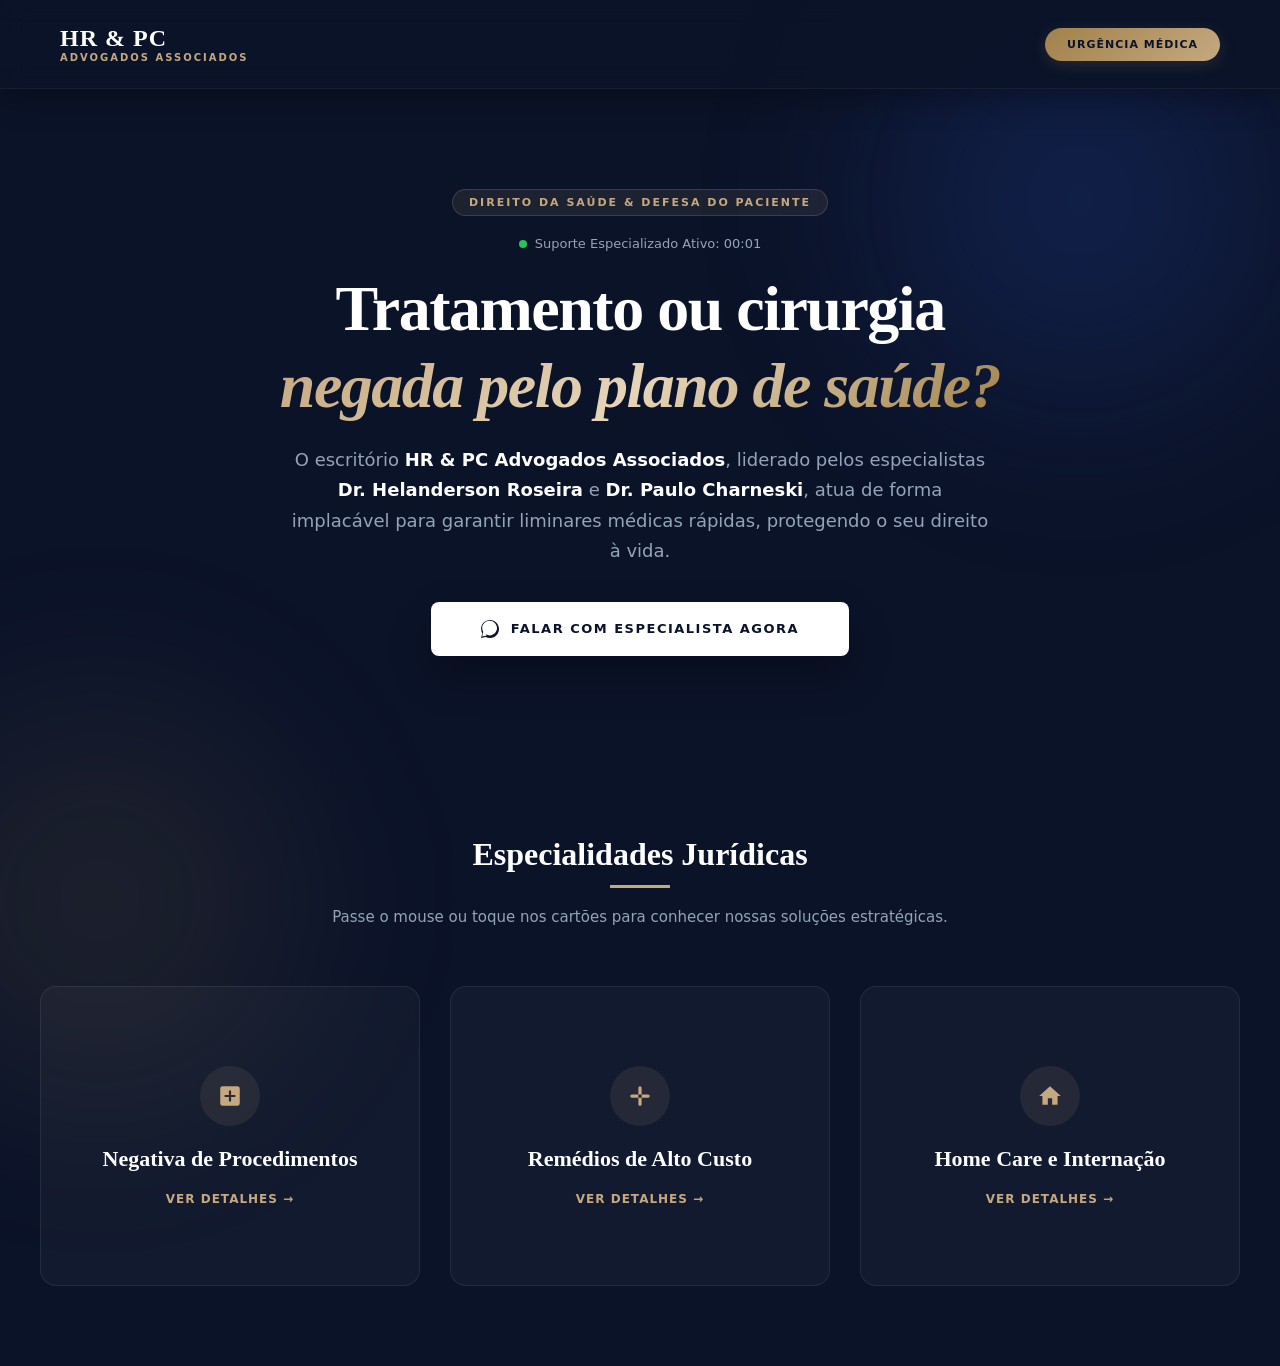
<file: index2.html>
<!doctype html>
<html lang="pt-BR">
  <head>
    <meta charset="UTF-8" />
    <meta name="viewport" content="width=device-width, initial-scale=1.0" />
    <title>HR & PC Advogados Associados | Direito da Saúde</title>

    <link rel="stylesheet" href="CSS/style2.css" />
    <script src="Javascript/script2.js"></script>
  </head>
  <body>
    <div class="aurora-bg">
      <div class="blob blob-1"></div>
      <div class="blob blob-2"></div>
    </div>

    <!-- 1. HEADER (Menu Inteligente) -->
    <header class="menu-topo" id="js-menu">
      <div class="menu-container">
        <div class="logotipo">
          <span class="marca-principal">HR & PC</span>
          <span class="marca-sub">Advogados Associados</span>
        </div>
        <a href="#contato" class="btn-emergencia">Urgência Médica</a>
      </div>
    </header>

    <!-- 2. SEÇÃO HERO -->
    <section class="secao-hero">
      <div class="hero-container">
        <span class="tag-especialidade"
          >Direito da Saúde & Defesa do Paciente</span
        >
        <div class="plantao-status">
          <span class="ponto-verde"></span>
          <p>
            Suporte Especializado Ativo:
            <span id="cronometro-plantao">00:00</span>
          </p>
        </div>

        <h1 class="titulo-principal">
          Tratamento ou cirurgia <br class="quebra-pc" />
          <span class="destaque-ouro">negada pelo plano de saúde?</span>
        </h1>

        <p class="subtitulo-herois">
          O escritório <strong>HR & PC Advogados Associados</strong>, liderado
          pelos especialistas <strong>Dr. Helanderson Roseira</strong> e
          <strong>Dr. Paulo Charneski</strong>, atua de forma implacável para
          garantir liminares médicas rápidas, protegendo o seu direito à vida.
        </p>

        <div class="area-botao-hero">
          <a href="https://wa.me" target="_blank" class="btn-whatsapp-hero">
            <svg class="icone-wpp" viewBox="0 0 24 24">
              <path
                d="M.057 24l1.687-6.163c-1.041-1.804-1.588-3.849-1.587-5.946C.06 5.348 5.397.01 12.008.01c3.202.001 6.212 1.246 8.477 3.513 2.266 2.268 3.507 5.28 3.505 8.484-.004 6.657-5.34 11.997-11.953 11.997-2.005-.001-3.973-.502-5.713-1.457L0 24zm6.59-4.846c1.6.95 3.188 1.449 4.825 1.451 5.436 0 9.86-4.37 9.864-9.799.002-2.63-1.023-5.101-2.885-6.966C16.528 1.975 14.063.953 11.453.953c-5.438 0-9.863 4.371-9.867 9.801-.001 1.73.453 3.421 1.314 4.916l-.105.471L1.69 22.14l6.084-1.577-.473-.27.05-.039z"
              />
            </svg>
            Falar com Especialista agora
          </a>
        </div>
      </div>
    </section>

    <!-- 3. SEÇÃO ESPECIALIDADES (Com Cards 3D) -->
    <section class="secao-especialidades efeito-surgir">
      <div class="especialidades-container">
        <div class="especialidades-topo">
          <h2>Especialidades Jurídicas</h2>
          <div class="linha-decorativa"></div>
          <p>
            Passe o mouse ou toque nos cartões para conhecer nossas soluções
            estratégicas.
          </p>
        </div>

        <div class="grid-especialidades">
          <!-- Card 3D 1 -->
          <div class="card-3d-wrapper">
            <div class="card-3d-interno">
              <div class="card-face-frente">
                <div class="card-icone">
                  <svg viewBox="0 0 24 24">
                    <path
                      d="M19 3H5c-1.1 0-2 .9-2 2v14c0 1.1.9 2 2 2h14c1.1 0 2-.9 2-2V5c0-1.1-.9-2-2-2zm-2 10h-4v4h-2v-4H7v-2h4V7h2v4h4v2z"
                    />
                  </svg>
                </div>
                <h3>Negativa de Procedimentos</h3>
                <span class="btn-ver-mais">Ver Detalhes →</span>
              </div>
              <div class="card-face-verso">
                <h3>Ações Urgentes</h3>
                <p>
                  Atuamos com pedidos de liminares imediatas para liberação de
                  cirurgias, exames complexos, próteses e órteses recusados
                  abusivamente pelo plano de saúde.
                </p>
              </div>
            </div>
          </div>

          <!-- Card 3D 2 -->
          <div class="card-3d-wrapper">
            <div class="card-3d-interno">
              <div class="card-face-frente">
                <div class="card-icone">
                  <svg viewBox="0 0 24 24">
                    <path
                      d="M4.5 10.5C3.67 10.5 3 11.17 3 12s.67 1.5 1.5 1.5h15c.83 0 1.5-.67 1.5-1.5s-.67-1.5-1.5-1.5h-15zM10.5 4.5C10.5 3.67 11.17 3 12 3s1.5.67 1.5 1.5v15c0 .83-.67 1.5-1.5 1.5s-1.5-.67-1.5-1.5v-15z"
                    />
                  </svg>
                </div>
                <h3>Remédios de Alto Custo</h3>
                <span class="btn-ver-mais">Ver Detalhes →</span>
              </div>
              <div class="card-face-verso">
                <h3>Medicamentos</h3>
                <p>
                  Garantia de fornecimento para tratamentos de câncer
                  (quimioterápicos), terapias imunobiológicas ou medicações
                  importadas fora do rol da ANS.
                </p>
              </div>
            </div>
          </div>

          <!-- Card 3D 3 -->
          <div class="card-3d-wrapper">
            <div class="card-3d-interno">
              <div class="card-face-frente">
                <div class="card-icone">
                  <svg viewBox="0 0 24 24">
                    <path d="M10 20v-6h4v6h5v-8h3L12 3 2 12h3v8z" />
                  </svg>
                </div>
                <h3>Home Care e Internação</h3>
                <span class="btn-ver-mais">Ver Detalhes →</span>
              </div>
              <div class="card-face-verso">
                <h3>Suporte Domiciliar</h3>
                <p>
                  Exigimos a cobertura integral de tratamento em regime de Home
                  Care (atendimento domiciliar) quando há expressa indicação do
                  médico do paciente.
                </p>
              </div>
            </div>
          </div>
        </div>
      </div>
    </section>
  </body>
</html>
</file>
<file: CSS/style2.css>
/* ==========================================================================
   1. CONFIGURAÇÕES INTERATIVAS GLOBAIS & LUZ DE FUNDO
   ========================================================================== */
* {
  margin: 0;
  padding: 0;
  box-sizing: border-box;
}

body {
  font-family: "Segoe UI", system-ui, sans-serif;
  background-color: #0b1329; /* Mudança para um fundo escuro estelar que aceita as luzes */
  color: #f8fafc;
  overflow-x: hidden;
  position: relative;
}

/* O Superpoder das Luzes em Movimento (Efeito Aurora) */
.aurora-bg {
  position: absolute;
  width: 100%;
  height: 100%;
  top: 0;
  left: 0;
  z-index: 1;
  overflow: hidden;
  pointer-events: none;
}

.blob {
  position: absolute;
  width: 600px;
  height: 600px;
  background: radial-gradient(
    circle,
    rgba(30, 58, 138, 0.4) 0%,
    rgba(0, 0, 0, 0) 70%
  );
  border-radius: 50%;
  filter: blur(60px);
}

.blob-1 {
  top: -100px;
  right: -100px;
  animation: flutuarLuz 15s infinite alternate ease-in-out;
}

.blob-2 {
  top: 600px;
  left: -200px;
  background: radial-gradient(
    circle,
    rgba(161, 130, 74, 0.15) 0%,
    rgba(0, 0, 0, 0) 70%
  );
  animation: flutuarLuz 20s infinite alternate-reverse ease-in-out;
}

@keyframes flutuarLuz {
  0% {
    transform: translate(0, 0) scale(1);
  }
  100% {
    transform: translate(80px, 50px) scale(1.2);
  }
}

/* ==========================================================================
   2. HEADER INTELIGENTE (GLASSMORPHISM)
   ========================================================================== */
.menu-topo {
  background-color: rgba(11, 19, 41, 0.7);
  color: #ffffff;
  position: sticky;
  top: 0;
  z-index: 1000;
  backdrop-filter: blur(12px);
  -webkit-backdrop-filter: blur(12px);
  border-bottom: 1px solid rgba(255, 255, 255, 0.05);
  transition: all 0.4s ease;
}

/* Classe aplicada via JS ao rolar */
.menu-scrolled {
  padding: 5px 0;
  background-color: rgba(11, 19, 41, 0.95);
  box-shadow: 0 10px 30px rgba(0, 0, 0, 0.3);
}

.menu-container {
  max-width: 1200px;
  margin: 0 auto;
  padding: 20px;
  display: flex;
  justify-content: space-between;
  align-items: center;
}

.marca-principal {
  font-family: "Georgia", serif;
  font-size: 24px;
  font-weight: 700;
  letter-spacing: 1px;
}

.marca-sub {
  color: #c5a880;
  font-size: 10px;
  text-transform: uppercase;
  letter-spacing: 2px;
  font-weight: 600;
  display: block;
}

.btn-emergencia {
  background: linear-gradient(135deg, #a1824a 0%, #c5a880 100%);
  color: #0b1329;
  padding: 10px 22px;
  font-size: 11px;
  font-weight: 700;
  text-transform: uppercase;
  text-decoration: none;
  letter-spacing: 1px;
  border-radius: 50px;
  box-shadow: 0 4px 15px rgba(161, 130, 74, 0.2);
  transition: all 0.3s ease;
}

/* ==========================================================================
   3. SEÇÃO HERO CINEMATOGRÁFICA
   ========================================================================== */
.secao-hero {
  padding: 100px 20px;
  position: relative;
  z-index: 5;
}

.hero-container {
  max-width: 900px;
  margin: 0 auto;
  display: flex;
  flex-direction: column;
  align-items: center;
  gap: 20px;
}

.tag-especialidade {
  background-color: rgba(197, 168, 128, 0.1);
  color: #c5a880;
  border: 1px solid rgba(197, 168, 128, 0.2);
  padding: 6px 16px;
  font-size: 11px;
  font-weight: 700;
  text-transform: uppercase;
  letter-spacing: 2px;
  border-radius: 50px;
}

.plantao-status {
  display: flex;
  align-items: center;
  gap: 8px;
  font-size: 13px;
  color: #94a3b8;
}

.ponto-verde {
  width: 8px;
  height: 8px;
  background-color: #22c55e;
  border-radius: 50%;
  animation: pulsar 1.5s infinite ease-in-out;
}

@keyframes pulsar {
  0% {
    transform: scale(0.9);
    box-shadow: 0 0 0 0 rgba(34, 197, 94, 0.5);
  }
  70% {
    transform: scale(1.1);
    box-shadow: 0 0 0 8px rgba(34, 197, 94, 0);
  }
  100% {
    transform: scale(0.9);
    box-shadow: 0 0 0 0 rgba(34, 197, 94, 0);
  }
}

.titulo-principal {
  font-family: "Georgia", serif;
  font-size: 38px;
  line-height: 1.2;
  color: #ffffff;
  text-align: center;
  font-weight: bold;
}

.destaque-ouro {
  background: linear-gradient(135deg, #c5a880 0%, #e6d5b8 50%, #a1824a 100%);
  -webkit-background-clip: text;
  -webkit-text-fill-color: transparent;
  font-style: italic;
}

.subtitulo-herois {
  font-size: 15px;
  line-height: 1.7;
  color: #94a3b8;
  text-align: center;
  max-width: 700px;
}

.subtitulo-herois strong {
  color: #ffffff;
}

.area-botao-hero {
  display: flex;
  justify-content: center;
  width: 100%;
  margin-top: 15px;
}

.btn-whatsapp-hero {
  display: inline-flex;
  align-items: center;
  gap: 12px;
  background: #ffffff;
  color: #0b1329;
  padding: 18px 35px;
  font-size: 13px;
  font-weight: 700;
  text-transform: uppercase;
  text-decoration: none;
  letter-spacing: 1.5px;
  border-radius: 8px;
  box-shadow: 0 20px 40px rgba(0, 0, 0, 0.3);
  transition: all 0.3s ease;
}

.btn-whatsapp-hero:hover {
  transform: translateY(-4px);
  box-shadow: 0 25px 50px rgba(197, 168, 128, 0.2);
  background: #c5a880;
  color: #0b1329;
}

.icone-wpp {
  width: 18px;
  height: 18px;
  fill: currentColor;
}

/* ==========================================================================
   4. INTERAÇÃO EM FILTRAGEM 3D (OS QUADRADINHOS MODERNOS)
   ========================================================================== */
.secao-especialidades {
  padding: 80px 20px;
  position: relative;
  z-index: 5;
}

.especialidades-container {
  max-width: 1200px;
  margin: 0 auto;
}

.especialidades-topo {
  text-align: center;
  margin-bottom: 60px;
}

.especialidades-topo h2 {
  font-family: "Georgia", serif;
  font-size: 32px;
  color: #ffffff;
  margin-bottom: 12px;
}

.linha-decorativa {
  width: 60px;
  height: 3px;
  background-color: #c5a880;
  margin: 0 auto 20px auto;
}

.especialidades-topo p {
  color: #94a3b8;
  font-size: 15px;
}

/* Grid de cards 3D */
.grid-especialidades {
  display: grid;
  grid-template-columns: repeat(auto-fit, minmax(320px, 1fr));
  gap: 30px;
}

/* Mágica do Giro 3D */
.card-3d-wrapper {
  perspective: 1000px; /* Ativa a profundidade 3D no navegador */
  height: 300px;
}

.card-3d-interno {
  position: relative;
  width: 100%;
  height: 100%;
  transform-style: preserve-3d;
  transition: transform 0.7s cubic-bezier(0.4, 0, 0.2, 1);
}

/* Aciona o giro físico ao passar o mouse */
.card-3d-wrapper:hover .card-3d-interno {
  transform: rotateY(180deg);
}

.card-face-frente,
.card-face-verso {
  position: absolute;
  width: 100%;
  height: 100%;
  -webkit-backface-visibility: hidden;
  backface-visibility: hidden; /* Esconde o fundo do cartão ao virar */
  border-radius: 16px;
  padding: 40px 30px;
  display: flex;
  flex-direction: column;
}

.card-face-frente {
  background: rgba(255, 255, 255, 0.03);
  border: 1px solid rgba(255, 255, 255, 0.08);
  justify-content: center;
  align-items: center;
  text-align: center;
}

.card-face-verso {
  background: linear-gradient(135deg, #1e293b 0%, #0f172a 100%);
  border: 1px solid rgba(197, 168, 128, 0.3);
  transform: rotateY(180deg); /* O verso nasce invertido */
  justify-content: center;
}

.card-icone {
  width: 60px;
  height: 60px;
  background: rgba(197, 168, 128, 0.1);
  color: #c5a880;
  border-radius: 50%;
  display: flex;
  align-items: center;
  justify-content: center;
  margin-bottom: 20px;
}

.card-icone svg {
  width: 26px;
  height: 26px;
  fill: currentColor;
}

.card-face-frente h3 {
  font-family: "Georgia", serif;
  font-size: 22px;
  color: #ffffff;
}

.btn-ver-mais {
  margin-top: 20px;
  font-size: 12px;
  color: #c5a880;
  font-weight: 600;
  text-transform: uppercase;
  letter-spacing: 1px;
}

.card-face-verso h3 {
  font-family: "Georgia", serif;
  font-size: 20px;
  color: #c5a880;
  margin-bottom: 12px;
}

.card-face-verso p {
  font-size: 14px;
  line-height: 1.6;
  color: #cbd5e1;
}

/* Animação União de Scroll Reveal */
.efeito-surgir {
  opacity: 0;
  transform: translateY(30px);
  transition: all 1s ease;
}
.secao-visivel {
  opacity: 1;
  transform: translateY(0);
}

/* ==========================================================================
   5. MEDIA QUERIES (COMPUTADOR)
   ========================================================================== */
@media (min-width: 992px) {
  .titulo-principal {
    font-size: 64px;
    letter-spacing: -1.5px;
  }
  .subtitulo-herois {
    font-size: 18px;
  }
  .btn-whatsapp-hero {
    width: auto;
    padding: 18px 50px;
  }
}
</file>
